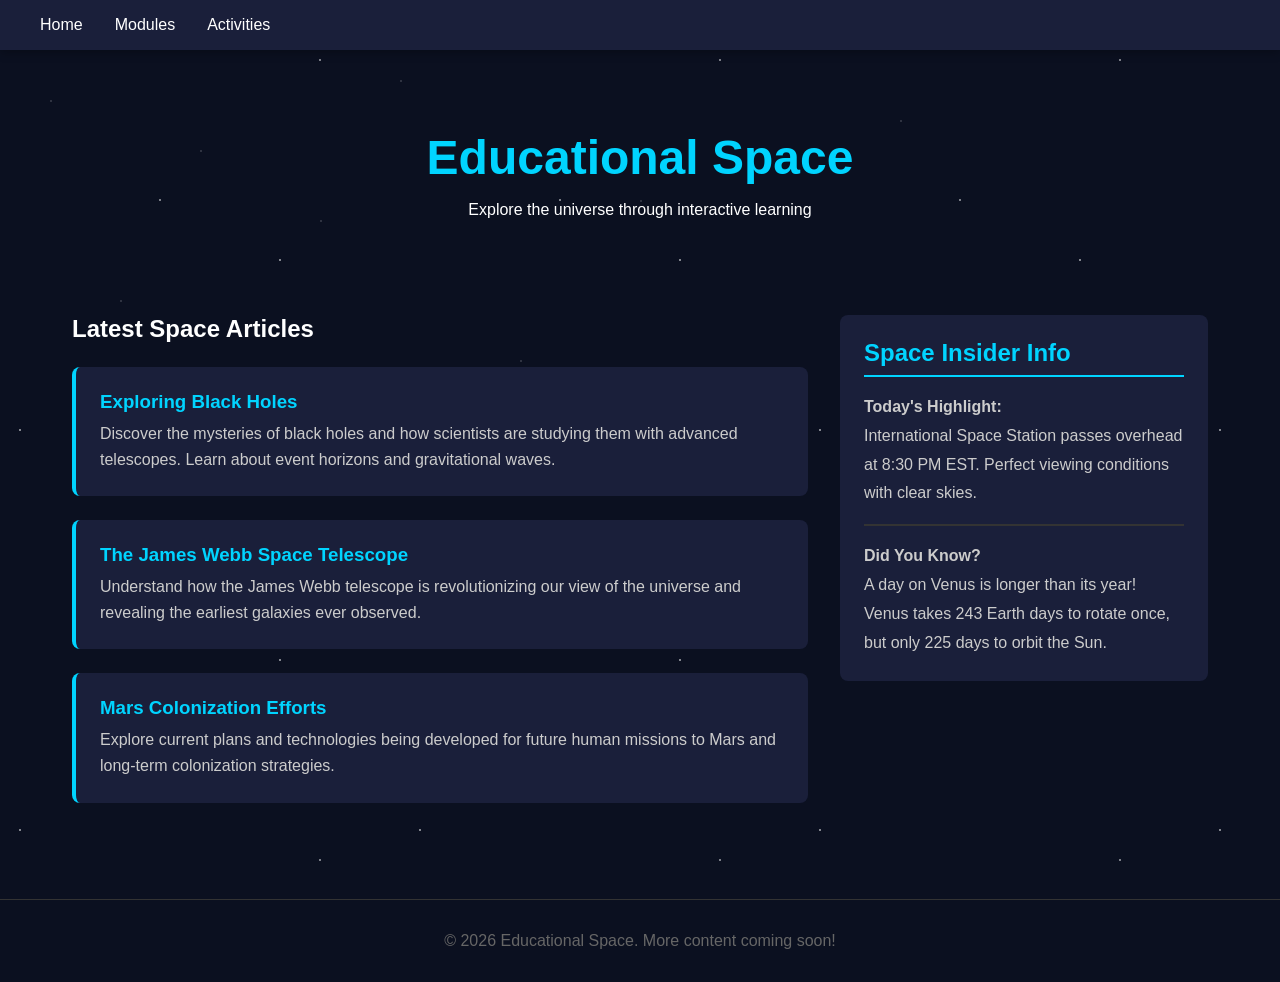
<file: public/modules/index.html>
<!doctype html>
<html lang="en">
  <head>
    <meta charset="UTF-8" />
    <meta name="viewport" content="width=device-width, initial-scale=1.0" />
    <title>Educational Space</title>
    <link rel="stylesheet" href="../css/styles.css" />
  </head>
  <body>
    <div class="starfield"></div>

    <nav>
      <ul>
        <li><a href="#home">Home</a></li>
        <li><a href="../modules/gravity.html">Modules</a></li>
        <li><a href="#activities">Activities</a></li>
      </ul>
    </nav>

    <div class="container">
      <section class="hero">
        <h1>Educational Space</h1>
        <p>Explore the universe through interactive learning</p>
      </section>

      <section class="content">
        <main class="articles">
          <h2>Latest Space Articles</h2>
          <article class="article-card">
            <h3>Exploring Black Holes</h3>
            <p>
              Discover the mysteries of black holes and how scientists are
              studying them with advanced telescopes. Learn about event horizons
              and gravitational waves.
            </p>
          </article>
          <article class="article-card">
            <h3>The James Webb Space Telescope</h3>
            <p>
              Understand how the James Webb telescope is revolutionizing our
              view of the universe and revealing the earliest galaxies ever
              observed.
            </p>
          </article>
          <article class="article-card">
            <h3>Mars Colonization Efforts</h3>
            <p>
              Explore current plans and technologies being developed for future
              human missions to Mars and long-term colonization strategies.
            </p>
          </article>
        </main>

        <aside class="sidebar">
          <h2>Space Insider Info</h2>
          <div class="daily-info">
            <p><strong>Today's Highlight:</strong></p>
            <p>
              International Space Station passes overhead at 8:30 PM EST.
              Perfect viewing conditions with clear skies.
            </p>
            <hr style="border: 1px solid #333; margin: 1rem 0" />
            <p><strong>Did You Know?</strong></p>
            <p>
              A day on Venus is longer than its year! Venus takes 243 Earth days
              to rotate once, but only 225 days to orbit the Sun.
            </p>
          </div>
        </aside>
      </section>
    </div>

    <footer>
      <p>&copy; 2026 Educational Space. More content coming soon!</p>
    </footer>
  </body>
</html>
</file>
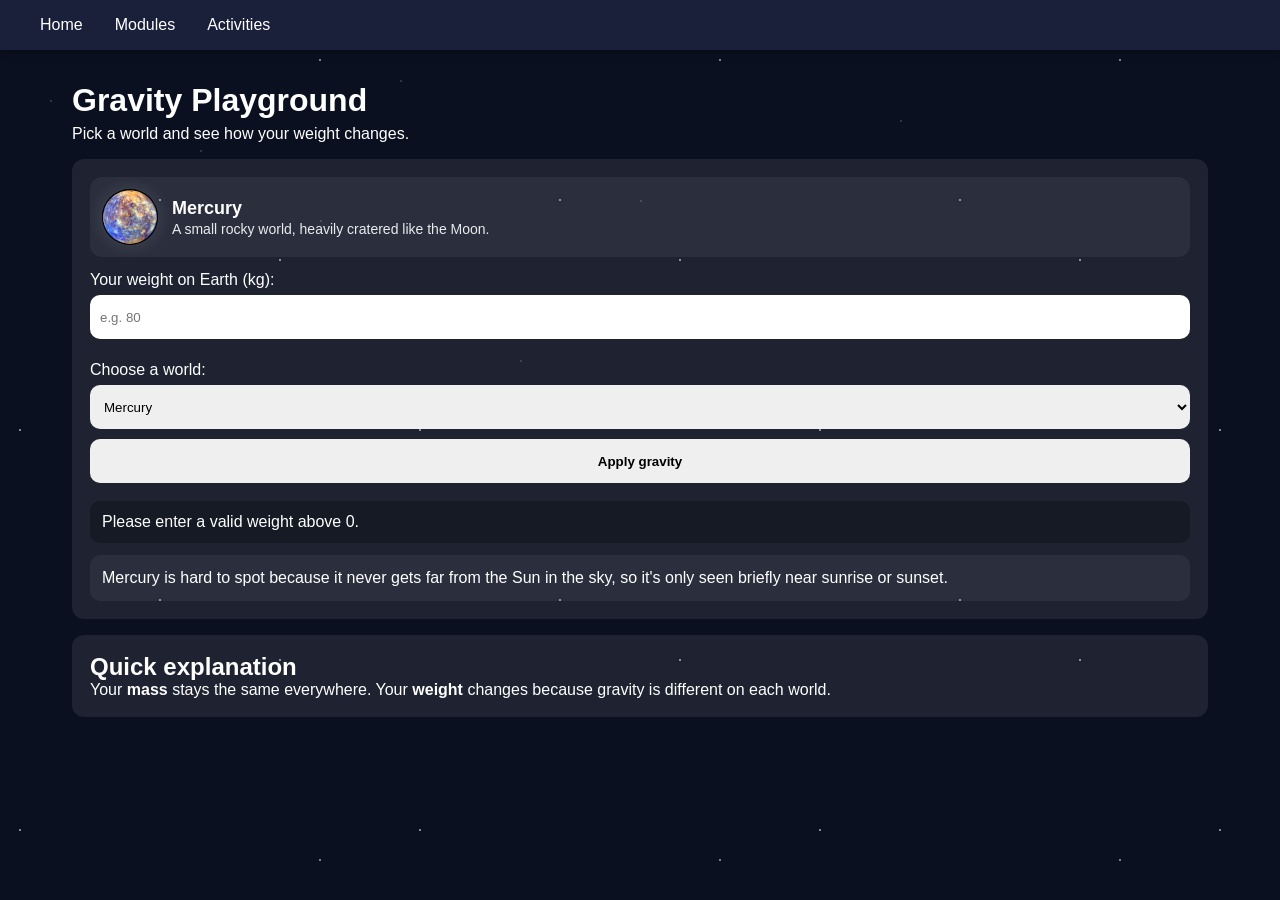
<file: public/modules/gravity.html>
<!doctype html>
<html lang="en">
  <head>
    <meta charset="UTF-8" />
    <meta name="viewport" content="width=device-width, initial-scale=1.0" />
    <title>Gravity Playground</title>
    <link rel="stylesheet" href="../css/styles.css" />
  </head>

  <body>
    <div class="starfield"></div>

    <nav>
      <ul>
        <li><a href="../modules/index.html">Home</a></li>
        <li><a href="../modules/gravity.html">Modules</a></li>
        <li><a href="#activities">Activities</a></li>
      </ul>
    </nav>

    <main class="container">
      <header class="header">
        <h1>Gravity Playground</h1>
        <p>Pick a world and see how your weight changes.</p>
      </header>

      <section class="card">
        <div class="planet-visual">
          <div class="planet-icon" aria-hidden="true">
            <img
              id="planetImg"
              src="../assets/planets/earth.jpg"
              alt=""
              loading="eager"
              decoding="async"
            />
            <span id="planetIconFallback">🌍</span>
          </div>
          <div class="planet-meta">
            <div class="planet-name" id="planetName">Earth</div>
            <div class="planet-desc" id="planetDesc">Our home world</div>
          </div>
        </div>

        <label for="weight">Your weight on Earth (kg):</label>
        <input id="weight" type="number" min="1" placeholder="e.g. 80" />

        <label for="world">Choose a world:</label>
        <select id="world">
          <option value="Mercury">Mercury</option>
          <option value="Venus">Venus</option>
          <option value="Earth">Earth</option>
          <option value="Moon">Moon</option>
          <option value="Mars">Mars</option>
          <option value="Jupiter">Jupiter</option>
          <option value="Saturn">Saturn</option>
          <option value="Uranus">Uranus</option>
          <option value="Neptune">Neptune</option>
        </select>

        <button id="calcBtn">Apply gravity</button>

        <div class="result" id="result">
          Enter your weight and choose a world.
        </div>

        <div class="fact" id="fact">Did you know facts will appear here.</div>
      </section>

      <section class="card">
        <h2>Quick explanation</h2>
        <p>
          Your <strong>mass</strong> stays the same everywhere. Your
          <strong>weight</strong> changes because gravity is different on each
          world.
        </p>
      </section>
    </main>

    <script src="../js/gravity.js"></script>
  </body>
</html>
</file>
<file: public/css/styles.css>
body {
  font-family: Arial, sans-serif;
  margin: 0;
  background: #0b1020;
  color: white;
  position: relative;
  overflow-x: hidden;
}

/* Starfield background */
body::before,
body::after {
  content: "";
  position: fixed;
  inset: 0;
  pointer-events: none;
  z-index: -1;
  background-repeat: repeat;
  opacity: 0.55;
}

body::before {
  background-image:
    radial-gradient(
      2px 2px at 20px 30px,
      rgba(255, 255, 255, 0.9) 50%,
      transparent 55%
    ),
    radial-gradient(
      1px 1px at 60px 140px,
      rgba(255, 255, 255, 0.8) 50%,
      transparent 55%
    ),
    radial-gradient(
      1px 1px at 110px 80px,
      rgba(255, 255, 255, 0.7) 50%,
      transparent 55%
    ),
    radial-gradient(
      2px 2px at 160px 200px,
      rgba(255, 255, 255, 0.85) 50%,
      transparent 55%
    ),
    radial-gradient(
      1px 1px at 200px 40px,
      rgba(255, 255, 255, 0.75) 50%,
      transparent 55%
    ),
    radial-gradient(
      1px 1px at 240px 120px,
      rgba(255, 255, 255, 0.7) 50%,
      transparent 55%
    ),
    radial-gradient(
      2px 2px at 280px 260px,
      rgba(255, 255, 255, 0.9) 50%,
      transparent 55%
    ),
    radial-gradient(
      1px 1px at 40px 260px,
      rgba(255, 255, 255, 0.65) 50%,
      transparent 55%
    ),
    radial-gradient(
      1px 1px at 180px 300px,
      rgba(255, 255, 255, 0.7) 50%,
      transparent 55%
    ),
    radial-gradient(
      1px 1px at 300px 160px,
      rgba(255, 255, 255, 0.6) 50%,
      transparent 55%
    ),
    radial-gradient(
      2px 2px at 320px 60px,
      rgba(255, 255, 255, 0.85) 50%,
      transparent 55%
    ),
    radial-gradient(
      1px 1px at 360px 220px,
      rgba(255, 255, 255, 0.7) 50%,
      transparent 55%
    );
  background-size: 400px 400px;
  animation: starsScroll 60s linear infinite;
}

body::after {
  opacity: 0.45;
  background-image:
    radial-gradient(
      1px 1px at 30px 40px,
      rgba(255, 255, 255, 0.6) 50%,
      transparent 55%
    ),
    radial-gradient(
      1px 1px at 90px 180px,
      rgba(255, 255, 255, 0.55) 50%,
      transparent 55%
    ),
    radial-gradient(
      1px 1px at 160px 60px,
      rgba(255, 255, 255, 0.6) 50%,
      transparent 55%
    ),
    radial-gradient(
      1px 1px at 220px 220px,
      rgba(255, 255, 255, 0.5) 50%,
      transparent 55%
    ),
    radial-gradient(
      1px 1px at 280px 120px,
      rgba(255, 255, 255, 0.55) 50%,
      transparent 55%
    ),
    radial-gradient(
      1px 1px at 340px 300px,
      rgba(255, 255, 255, 0.5) 50%,
      transparent 55%
    ),
    radial-gradient(
      1px 1px at 380px 80px,
      rgba(255, 255, 255, 0.6) 50%,
      transparent 55%
    ),
    radial-gradient(
      1px 1px at 120px 320px,
      rgba(255, 255, 255, 0.55) 50%,
      transparent 55%
    );
  background-size: 400px 400px;
  animation: starsScroll 120s linear infinite reverse;
}

.starfield {
  position: fixed;
  inset: 0;
  z-index: -2;
  pointer-events: none;
}

.starfield::before {
  content: "";
  position: absolute;
  inset: 0;
  width: 2px;
  height: 2px;
  background: transparent;
  box-shadow:
    50px 100px white,
    120px 300px white,
    200px 150px white,
    320px 220px white,
    400px 80px white,
    520px 360px white,
    640px 200px white,
    780px 420px white,
    900px 120px white;
  opacity: 0.15;
}

@keyframes starsScroll {
  from {
    background-position: 0 0;
  }

  to {
    background-position: 0 400px;
  }
}

.home-button {
  display: inline-block;
  padding: 10px 16px;
  border-radius: 10px;
  background: rgba(255, 255, 255, 0.12);
  color: white;
  text-decoration: none;
  font-weight: bold;
  cursor: pointer;
}

.home-button:hover {
  background: rgba(255, 255, 255, 0.2);
}

.container {
  max-width: 720px;
  margin: 0 auto;
  padding: 24px;
}

.header h1 {
  margin-bottom: 6px;
}

.card {
  background: rgba(255, 255, 255, 0.08);
  border-radius: 12px;
  padding: 18px;
  margin-top: 16px;
}

label {
  display: block;
  margin-top: 12px;
  margin-bottom: 6px;
}

input,
select,
button {
  width: 100%;
  height: 44px;
  padding: 10px;
  border-radius: 10px;
  border: none;
  margin-bottom: 10px;
  box-sizing: border-box;
}

button {
  cursor: pointer;
  font-weight: bold;
}

.result {
  margin-top: 8px;
  padding: 12px;
  border-radius: 10px;
  background: rgba(0, 0, 0, 0.25);
}

.fact {
  margin-top: 12px;
  padding: 12px;
  border-radius: 10px;
  background: rgba(255, 255, 255, 0.06);
  line-height: 1.4;
}

.planet-visual {
  display: flex;
  align-items: center;
  gap: 14px;
  padding: 12px;
  border-radius: 12px;
  background: rgba(255, 255, 255, 0.06);
  margin-bottom: 14px;
}

.planet-icon {
  width: 56px;
  height: 56px;
  border-radius: 999px;
  display: grid;
  place-items: center;
  background: rgba(0, 0, 0, 0.25);
  overflow: hidden;
  animation: floaty 3.5s ease-in-out infinite;
  box-shadow: 0 0 18px rgba(255, 255, 255, 0.12);
}

.planet-icon img {
  width: 100%;
  height: 100%;
  object-fit: cover;
  display: block;
}

#planetIconFallback {
  position: absolute;
  inset: 0;
  display: grid;
  place-items: center;
  font-size: 30px;
  line-height: 1;
}

.planet-icon {
  position: relative;
}

@keyframes floaty {
  0%,
  100% {
    transform: translateY(0px);
  }

  50% {
    transform: translateY(-6px);
  }
}

.planet-name {
  font-size: 18px;
  font-weight: 700;
}

.planet-desc {
  opacity: 0.9;
  font-size: 14px;
  margin-top: 2px;
}

* {
  margin: 0;
  padding: 0;
  box-sizing: border-box;
}

nav {
  background-color: #1a1f3a;
  padding: 1rem 2rem;
  box-shadow: 0 2px 10px rgba(0, 0, 0, 0.3);
  position: sticky;
  top: 0;
  z-index: 100;
}

nav ul {
  list-style: none;
  display: flex;
  gap: 2rem;
  max-width: 1200px;
  margin: 0 auto;
}

nav a {
  color: #fff;
  text-decoration: none;
  font-weight: 500;
  transition: color 0.3s;
}

nav a:hover {
  color: #00d4ff;
}

.container {
  max-width: 1200px;
  margin: 0 auto;
  padding: 2rem;
}

.hero {
  text-align: center;
  padding: 3rem 0;
}

.hero h1 {
  font-size: 3rem;
  margin-bottom: 1rem;
  color: #00d4ff;
}

.content {
  display: grid;
  grid-template-columns: 2fr 1fr;
  gap: 2rem;
  margin-top: 3rem;
}

.articles {
  display: flex;
  flex-direction: column;
  gap: 1.5rem;
}

.article-card {
  background-color: #1a1f3a;
  padding: 1.5rem;
  border-radius: 8px;
  border-left: 4px solid #00d4ff;
  transition: transform 0.3s;
}

.article-card:hover {
  transform: translateX(5px);
}

.article-card h3 {
  color: #00d4ff;
  margin-bottom: 0.5rem;
}

.article-card p {
  color: #ccc;
  line-height: 1.6;
}

.sidebar {
  background-color: #1a1f3a;
  padding: 1.5rem;
  border-radius: 8px;
  height: fit-content;
}

.sidebar h2 {
  color: #00d4ff;
  margin-bottom: 1rem;
  border-bottom: 2px solid #00d4ff;
  padding-bottom: 0.5rem;
}

.daily-info {
  color: #ccc;
  line-height: 1.8;
}

footer {
  text-align: center;
  padding: 2rem;
  color: #666;
  margin-top: 4rem;
  border-top: 1px solid #333;
}
</file>
